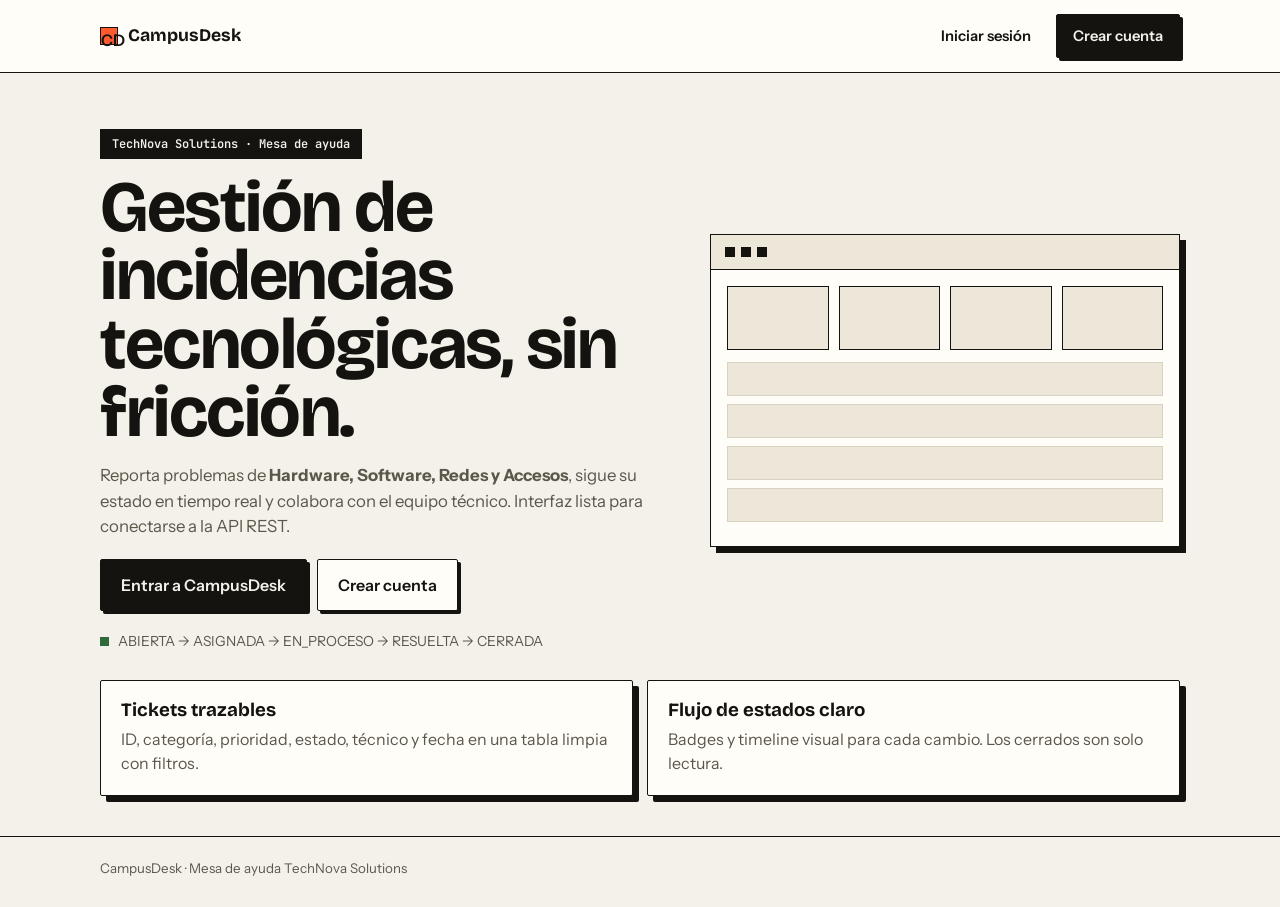
<file: frontend/index.html>
<!DOCTYPE html>
<html lang="es">
<head>
  <meta charset="UTF-8" />
  <meta name="viewport" content="width=device-width, initial-scale=1.0" />
  <title>CampusDesk — Plataforma de soporte tecnológico</title>
  <meta name="description" content="CampusDesk: gestión de incidencias tecnológicas. Hardware, Software, Redes, Accesos y más." />
  <link rel="preconnect" href="https://fonts.googleapis.com" />
  <link rel="preconnect" href="https://fonts.gstatic.com" crossorigin />
  <link href="https://fonts.googleapis.com/css2?family=Bricolage+Grotesque:opsz,wght@12..96,600;12..96,700&family=Instrument+Sans:wght@400;600&family=JetBrains+Mono:wght@400;600&display=swap" rel="stylesheet" />
  <link rel="stylesheet" href="css/tokens.css" />
  <link rel="stylesheet" href="css/global.css" />
  <link rel="icon" href="assets/icons/favicon.svg" type="image/svg+xml" />
</head>
<body class="landing">
  <header class="landing-nav">
    <div class="container landing-nav-inner">
      <a class="brand" href="index.html" aria-label="CampusDesk inicio">
        <span class="brand-mark" aria-hidden="true">CD</span>
        <span class="brand-text">Campus<b>Desk</b></span>
      </a>
      <nav class="landing-links">
        <a href="pages/login.html" class="btn btn-ghost">Iniciar sesión</a>
        <a href="pages/registro.html" class="btn btn-primary">Crear cuenta</a>
      </nav>
    </div>
  </header>

  <main class="container landing-hero">
    <div class="hero-copy">
      <span class="pill">TechNova Solutions · Mesa de ayuda</span>
      <h1>Gestión de incidencias tecnológicas, sin fricción.</h1>
      <p class="lead">Reporta problemas de <strong>Hardware, Software, Redes y Accesos</strong>, sigue su estado en tiempo real y colabora con el equipo técnico. Interfaz lista para conectarse a la API REST.</p>
      <div class="hero-actions">
        <a href="pages/login.html" class="btn btn-primary btn-lg">Entrar a CampusDesk</a>
        <a href="pages/registro.html" class="btn btn-secondary btn-lg">Crear cuenta</a>
      </div>
      <ul class="hero-meta">
        <li><span class="dot dot-green"></span> ABIERTA → ASIGNADA → EN_PROCESO → RESUELTA → CERRADA</li>
      </ul>
    </div>
    <div class="hero-panel" aria-hidden="true">
      <div class="mock-window">
        <div class="mock-bar"><i></i><i></i><i></i></div>
        <div class="mock-body">
          <div class="mock-stats">
            <div></div><div></div><div></div><div></div>
          </div>
          <div class="mock-rows">
            <div></div><div></div><div></div><div></div>
          </div>
        </div>
      </div>
    </div>
  </main>

  <section class="container landing-grid">
    <article class="card"><h3>Tickets trazables</h3><p>ID, categoría, prioridad, estado, técnico y fecha en una tabla limpia con filtros.</p></article>
    <article class="card"><h3>Flujo de estados claro</h3><p>Badges y timeline visual para cada cambio. Los cerrados son solo lectura.</p></article>
  </section>

  <footer class="landing-footer">
    <div class="container">
      <small>CampusDesk · Mesa de ayuda TechNova Solutions</small>
    </div>
  </footer>

  <script src="js/config.js?v=4"></script>
  <script src="js/ui.js?v=4"></script>
</body>
</html>
</file>
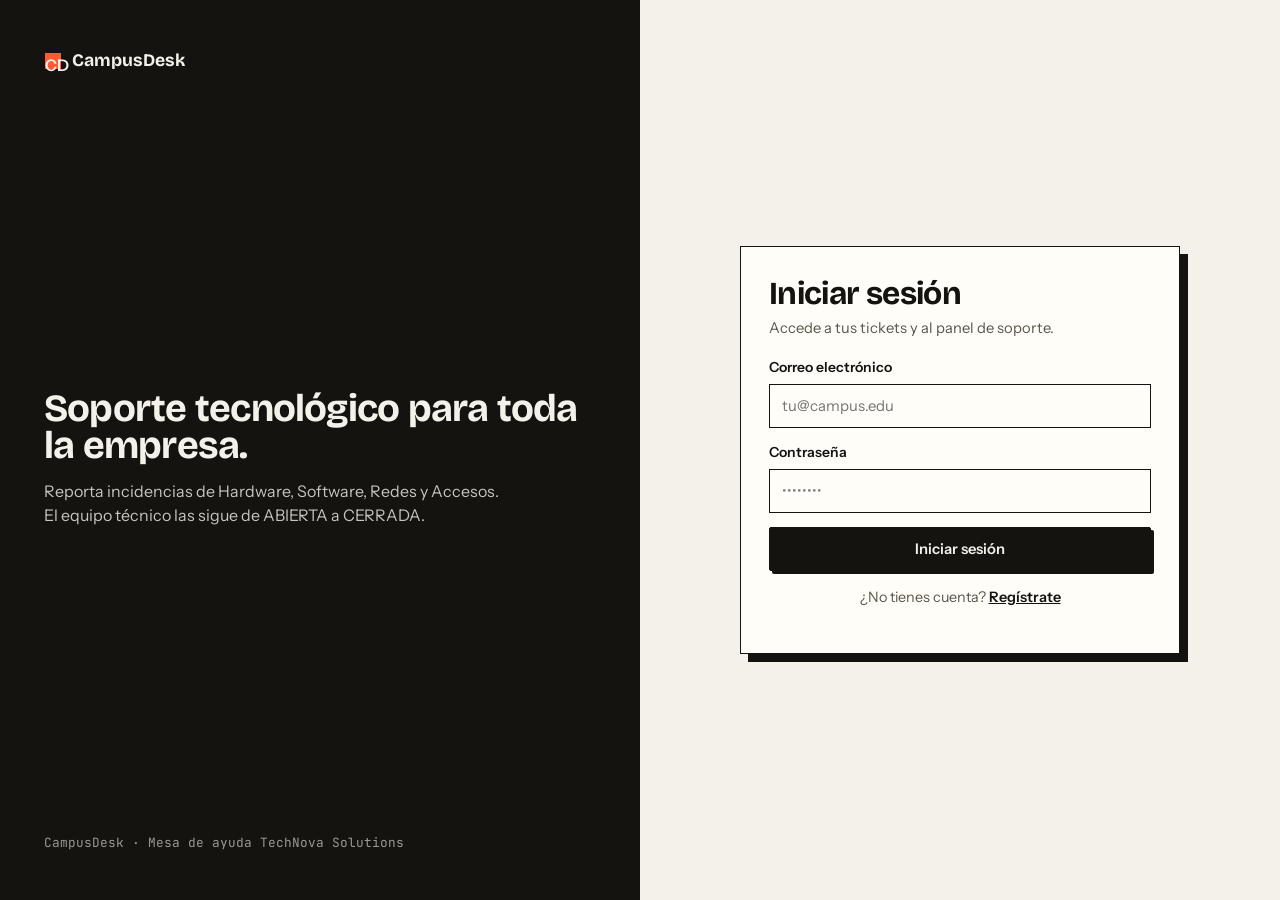
<file: frontend/pages/administracion.html>
<!DOCTYPE html>
<html lang="es">
<head>
  <meta charset="UTF-8" />
  <meta name="viewport" content="width=device-width, initial-scale=1.0" />
  <title>CampusDesk · Administración</title>
  <link rel="preconnect" href="https://fonts.googleapis.com" />
  <link rel="preconnect" href="https://fonts.gstatic.com" crossorigin />
  <link href="https://fonts.googleapis.com/css2?family=Bricolage+Grotesque:opsz,wght@12..96,600;12..96,700&family=Instrument+Sans:wght@400;600&family=JetBrains+Mono:wght@400;600&display=swap" rel="stylesheet" />
  <link rel="stylesheet" href="../css/tokens.css" />
  <link rel="stylesheet" href="../css/global.css" />
  <link rel="stylesheet" href="../css/admin.css" />
  <link rel="icon" href="../assets/icons/favicon.svg" type="image/svg+xml" />
</head>
<body>
<div class="app">
  <aside class="sidebar" id="sidebar">
    <div class="sidebar-top"><a class="brand" href="../index.html"><span class="brand-mark">CD</span><span class="brand-text">Campus<b>Desk</b></span></a></div>
    <nav aria-label="Principal">
      <div class="nav-label">Principal</div>
      <a class="nav-link" href="dashboard.html"><span class="ico">◧</span> Dashboard</a>
      <a class="nav-link" href="tickets.html"><span class="ico">▤</span> Todos los tickets</a>
      <div class="nav-label">Gestión</div>
      <a class="nav-link" href="administracion.html"><span class="ico">⚙</span> Administración</a>
      <div class="nav-label">Sesión</div>
      <a class="nav-link" href="login.html"><span class="ico">⏻</span> Cerrar sesión</a>
    </nav>
    <div class="sidebar-foot"><span class="role-chip">Rol: <b data-role-chip style="margin-left:4px">USER</b></span>
      <div class="user-mini"><div class="avatar" data-session-avatar>D</div><div><b data-session-name>—</b><small data-session-email></small></div></div>
    </div>
  </aside>

  <div class="main">
    <header class="topbar">
      <button id="menuBtn" class="btn btn-secondary btn-sm menu-btn" aria-label="Abrir menú" aria-expanded="false" aria-controls="sidebar">☰</button>
      <span class="topbar-title">Administración</span>
      <span class="topbar-spacer"></span>
    </header>

    <main class="content">
      <div class="page-head"><div><p class="page-date" data-page-date></p><h1>Panel administrativo</h1><p>Consulta tickets, técnicos y usuarios. Asigna y reasigna técnicos.</p></div></div>

      <div class="admin-grid">
        <div class="card"><small class="muted">TICKETS TOTALES</small><h2 style="margin:4px 0" id="countTickets">—</h2><span class="muted">en BD</span></div>
        <div class="card"><small class="muted">TÉCNICOS</small><h2 style="margin:4px 0" id="countTechs">—</h2><span class="muted">en BD</span></div>
        <div class="card"><small class="muted">USUARIOS</small><h2 style="margin:4px 0" id="countUsers">—</h2><span class="muted">en BD</span></div>
      </div>

      <div id="adminAlert" class="alert" role="alert" style="margin-bottom:14px"></div>

      <div class="tabs" role="tablist" aria-label="Secciones de administración">
        <button class="tab-btn active" role="tab" id="tabbtn-tickets" aria-selected="true" aria-controls="tab-tickets" data-tab="tickets">Tickets</button>
        <button class="tab-btn" role="tab" id="tabbtn-tecnicos" aria-selected="false" aria-controls="tab-tecnicos" data-tab="tecnicos" tabindex="-1">Técnicos</button>
        <button class="tab-btn" role="tab" id="tabbtn-asignar" aria-selected="false" aria-controls="tab-asignar" data-tab="asignar" tabindex="-1">Asignaciones</button>
        <button class="tab-btn" role="tab" id="tabbtn-usuarios" aria-selected="false" aria-controls="tab-usuarios" data-tab="usuarios" tabindex="-1">Usuarios</button>
        <button class="tab-btn" role="tab" id="tabbtn-stats" aria-selected="false" aria-controls="tab-stats" data-tab="stats" tabindex="-1">Estadísticas</button>
      </div>

      <section id="tab-tickets" class="tab-panel active" role="tabpanel" aria-labelledby="tabbtn-tickets" tabindex="0">
        <div class="ticket-list" id="adminTicketsBody" aria-live="polite"></div>
      </section>

      <section id="tab-tecnicos" class="tab-panel" role="tabpanel" aria-labelledby="tabbtn-tecnicos" tabindex="0" hidden>
        <div class="table-wrap"><table>
          <thead><tr><th>Nombre</th><th>Correo</th><th>Rol</th></tr></thead>
          <tbody id="techBody"></tbody>
        </table></div>
      </section>

      <section id="tab-asignar" class="tab-panel" role="tabpanel" aria-labelledby="tabbtn-asignar" tabindex="0" hidden>
        <div class="card">
          <h3 style="margin-top:0">Asignar / reasignar técnico</h3>
          <div id="assignAlert" class="alert" role="alert" style="margin-bottom:12px"></div>
          <form id="assignForm" class="form">
            <div class="assign-row">
              <div class="field"><label for="assignTicket">Ticket</label><select id="assignTicket" aria-describedby="assignAlert"></select></div>
              <div class="field"><label for="assignTech">Técnico</label><select id="assignTech" aria-describedby="assignAlert"></select></div>
              <div><button id="assignBtn" class="btn btn-primary" type="submit">Asignar</button></div>
            </div>
          </form>
        </div>
      </section>

      <section id="tab-usuarios" class="tab-panel" role="tabpanel" aria-labelledby="tabbtn-usuarios" tabindex="0" hidden>
        <div class="table-wrap"><table>
          <thead><tr><th>Nombre</th><th>Correo</th><th>Rol</th><th>Acción</th></tr></thead>
          <tbody id="usersBody"></tbody>
        </table></div>
        <div id="usersAlert" class="alert" role="alert" style="margin-top:12px"></div>
        <p class="muted" style="font-size:.85rem">Solo una cuenta ADMIN puede promover una cuenta USER a TECHNICIAN. Esta acción cambia sus permisos en la aplicación.</p>
      </section>

      <section id="tab-stats" class="tab-panel" role="tabpanel" aria-labelledby="tabbtn-stats" tabindex="0" hidden>
        <div class="card"><h3 style="margin-top:0">Estadísticas</h3>
        <p class="muted" id="adminStatsText">Cargando…</p></div>
      </section>
    </main>
  </div>
</div>

<script src="../js/config.js?v=4"></script>
<script src="../js/api.js?v=5"></script>
<script src="../js/ui.js?v=4"></script>
<script src="../js/admin.js?v=5"></script>
</body>
</html>
</file>
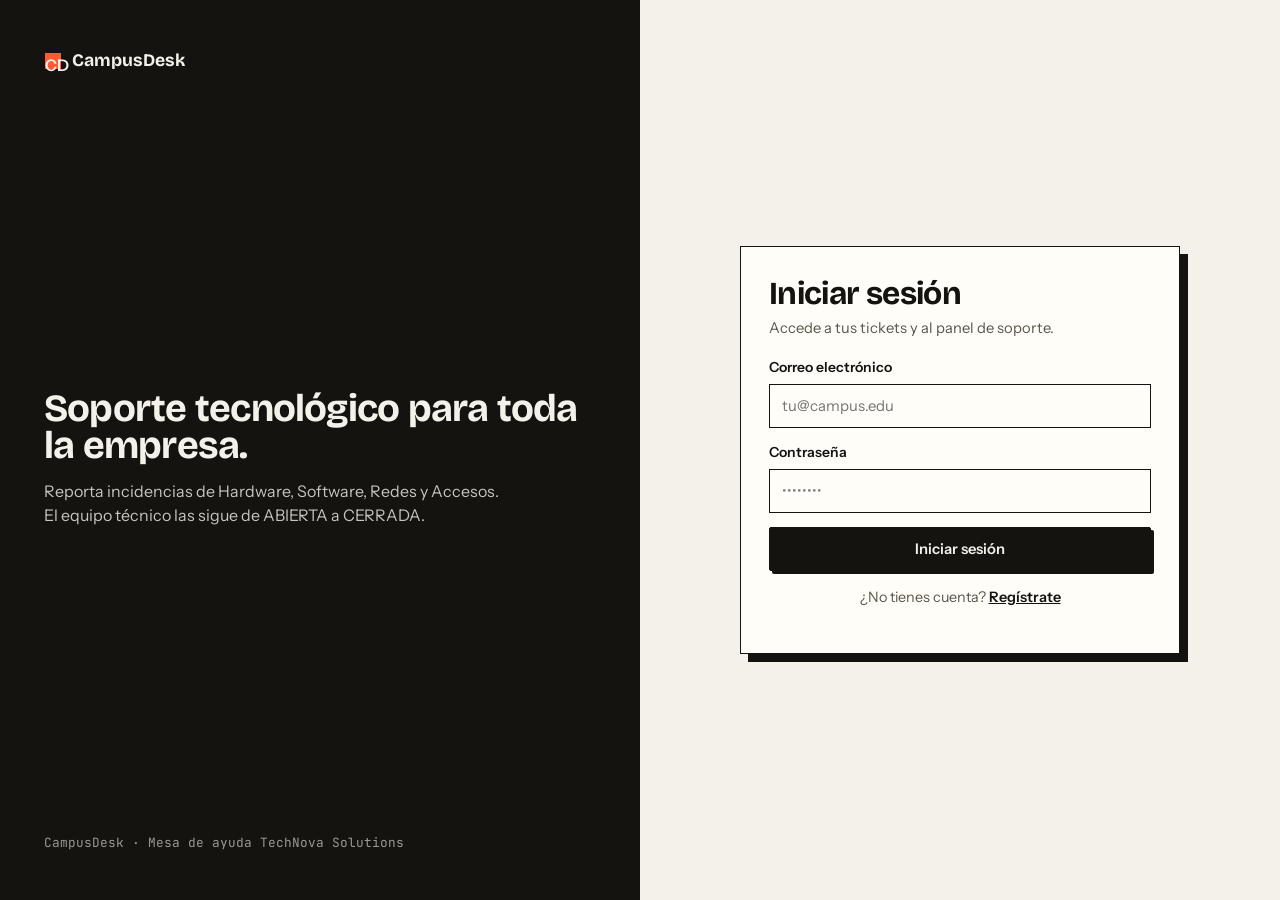
<file: frontend/pages/crear-ticket.html>
<!DOCTYPE html>
<html lang="es">
<head>
  <meta charset="UTF-8" />
  <meta name="viewport" content="width=device-width, initial-scale=1.0" />
  <title>CampusDesk · Crear ticket</title>
  <link rel="preconnect" href="https://fonts.googleapis.com" />
  <link rel="preconnect" href="https://fonts.gstatic.com" crossorigin />
  <link href="https://fonts.googleapis.com/css2?family=Bricolage+Grotesque:opsz,wght@12..96,600;12..96,700&family=Instrument+Sans:wght@400;600&family=JetBrains+Mono:wght@400;600&display=swap" rel="stylesheet" />
  <link rel="stylesheet" href="../css/tokens.css" />
  <link rel="stylesheet" href="../css/global.css" />
  <link rel="stylesheet" href="../css/tickets.css" />
  <link rel="icon" href="../assets/icons/favicon.svg" type="image/svg+xml" />
</head>
<body>
<div class="app">
  <aside class="sidebar" id="sidebar">
    <div class="sidebar-top"><a class="brand" href="../index.html"><span class="brand-mark">CD</span><span class="brand-text">Campus<b>Desk</b></span></a></div>
    <nav aria-label="Principal">
      <div class="nav-label">Principal</div>
      <a class="nav-link" href="dashboard.html"><span class="ico">◧</span> Dashboard</a>
      <a class="nav-link" href="tickets.html"><span class="ico">▤</span> Tickets</a>
      <a class="nav-link" href="crear-ticket.html"><span class="ico">＋</span> Crear ticket</a>
      <div class="nav-label" data-visible-for="ADMIN">Gestión</div>
      <a class="nav-link" href="administracion.html" data-visible-for="ADMIN"><span class="ico">⚙</span> Administración</a>
      <div class="nav-label">Sesión</div>
      <a class="nav-link" href="login.html"><span class="ico">⏻</span> Cerrar sesión</a>
    </nav>
    <div class="sidebar-foot"><span class="role-chip">Rol: <b data-role-chip style="margin-left:4px">USER</b></span></div>
  </aside>

  <div class="main">
    <header class="topbar">
      <button id="menuBtn" class="btn btn-secondary btn-sm menu-btn" aria-label="Abrir menú" aria-expanded="false" aria-controls="sidebar">☰</button>
      <span class="topbar-title">Crear ticket</span>
      <span class="topbar-spacer"></span>
    </header>

    <main class="content" style="max-width:760px">
      <div class="page-head"><div><p class="page-date" data-page-date></p><h1>Nuevo ticket</h1><p>Describe la incidencia. El estado inicial (<b>ABIERTA</b>) lo asigna el backend.</p></div></div>
      <div class="card">
        <div id="createAlert" class="alert" role="alert" style="margin-bottom:14px"></div>
        <form id="createTicketForm" class="form" novalidate>
          <div class="field">
            <label for="ctTitulo">Título</label>
            <input id="ctTitulo" type="text" placeholder="Ej. Portátil no enciende en contabilidad" required aria-describedby="ctTituloError" aria-invalid="false" />
            <small class="field-error" id="ctTituloError">Mínimo 5 caracteres.</small>
          </div>
          <div class="field">
            <label for="ctDescripcion">Descripción</label>
            <textarea id="ctDescripcion" placeholder="Detalla qué ocurre, cuándo empezó y qué probaste…" required aria-describedby="ctDescripcionError" aria-invalid="false"></textarea>
            <small class="field-error" id="ctDescripcionError">Mínimo 10 caracteres.</small>
          </div>
          <div class="form-row">
            <div class="field">
              <label for="ctCategoria">Categoría</label>
              <select id="ctCategoria" required>
                <option>HARDWARE</option><option>SOFTWARE</option><option>REDES</option><option>ACCESOS</option><option>OTROS</option>
              </select>
            </div>
            <div class="field">
              <label for="ctPrioridad">Prioridad</label>
              <select id="ctPrioridad" required>
                <option>BAJA</option><option selected>MEDIA</option><option>ALTA</option><option>CRITICA</option>
              </select>
              <div class="hint">La criticidad la confirma el equipo técnico.</div>
            </div>
          </div>
          <!-- Sin campo de estado por requerimiento -->
          <div class="form-actions">
            <button id="createTicketBtn" class="btn btn-primary" type="submit">Crear ticket</button>
            <button id="cancelTicketBtn" class="btn btn-secondary" type="button">Cancelar</button>
          </div>
        </form>
      </div>
    </main>
  </div>
</div>

<script src="../js/config.js?v=4"></script>
<script src="../js/api.js?v=4"></script>
<script src="../js/ui.js?v=4"></script>
<script src="../js/tickets.js?v=4"></script>
</body>
</html>
</file>
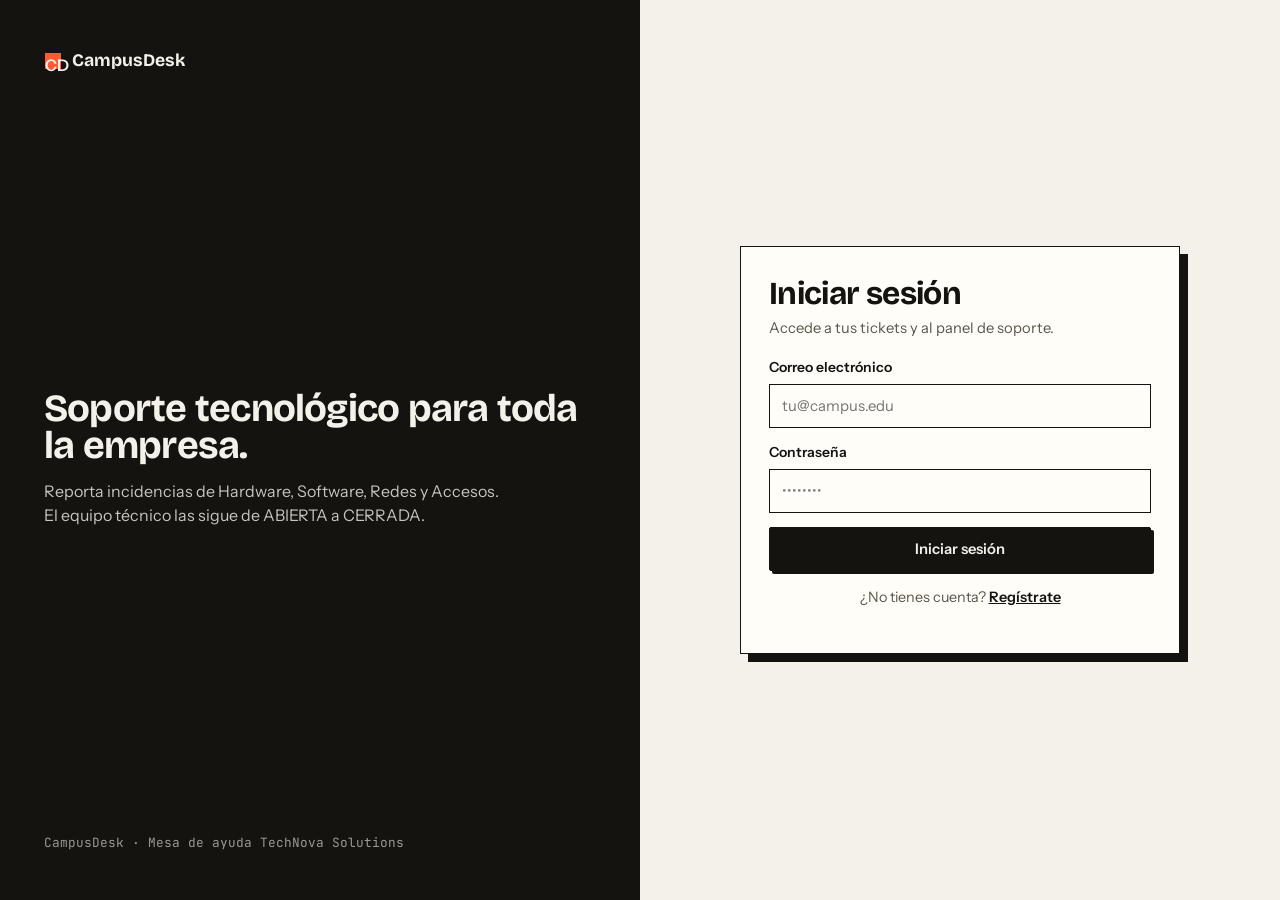
<file: frontend/pages/dashboard.html>
<!DOCTYPE html>
<html lang="es">
<head>
  <meta charset="UTF-8" />
  <meta name="viewport" content="width=device-width, initial-scale=1.0" />
  <title>CampusDesk · Dashboard</title>
  <link rel="preconnect" href="https://fonts.googleapis.com" />
  <link rel="preconnect" href="https://fonts.gstatic.com" crossorigin />
  <link href="https://fonts.googleapis.com/css2?family=Bricolage+Grotesque:opsz,wght@12..96,600;12..96,700&family=Instrument+Sans:wght@400;600&family=JetBrains+Mono:wght@400;600&display=swap" rel="stylesheet" />
  <link rel="stylesheet" href="../css/tokens.css" />
  <link rel="stylesheet" href="../css/global.css" />
  <link rel="stylesheet" href="../css/dashboard.css" />
  <link rel="icon" href="../assets/icons/favicon.svg" type="image/svg+xml" />
</head>
<body>
<div class="app">
  <aside class="sidebar" id="sidebar">
    <div class="sidebar-top">
      <a class="brand" href="../index.html"><span class="brand-mark">CD</span><span class="brand-text">Campus<b>Desk</b></span></a>
    </div>
    <nav aria-label="Principal">
      <div class="nav-label">Principal</div>
      <a class="nav-link" href="dashboard.html"><span class="ico">◧</span> Dashboard</a>
      <a class="nav-link" href="tickets.html" data-visible-for="ALL"><span class="ico">▤</span> <span data-visible-for="USER">Mis tickets</span><span data-visible-for="TECHNICIAN">Tickets asignados</span><span data-visible-for="ADMIN">Todos los tickets</span></a>
      <a class="nav-link" href="crear-ticket.html" data-visible-for="USER"><span class="ico">＋</span> Crear ticket</a>
      <div class="nav-label" data-visible-for="ADMIN">Gestión</div>
      <a class="nav-link" href="administracion.html" data-visible-for="ADMIN"><span class="ico">⚙</span> Administración</a>
      <div class="nav-label">Sesión</div>
      <a class="nav-link" href="login.html"><span class="ico">⏻</span> Cerrar sesión</a>
    </nav>
    <div class="sidebar-foot">
      <span class="role-chip">Rol: <b data-role-chip style="margin-left:4px">USER</b></span>
      <div class="user-mini"><div class="avatar" data-session-avatar>D</div><div><b data-session-name>—</b><small data-session-email></small></div></div>
    </div>
  </aside>

  <div class="main">
    <header class="topbar">
      <button id="menuBtn" class="btn btn-secondary btn-sm menu-btn" aria-label="Abrir menú" aria-expanded="false" aria-controls="sidebar">☰</button>
      <span class="topbar-title">Dashboard</span>
      <span class="topbar-spacer"></span>
      <a class="btn btn-primary btn-sm" href="crear-ticket.html" data-visible-for="USER">＋ Crear ticket</a>
    </header>

    <main class="content">
      <div class="page-head">
        <div><p class="page-date" data-page-date></p><h1>Resumen del sistema</h1><p>Visión general de incidencias por estado.</p></div>
      </div>

      <div id="dashboardAlert" class="alert" role="alert" style="margin-bottom:14px"></div>

      <section class="stats-grid" aria-label="Estadísticas de tickets">
        <div class="stat"><small>Total</small><strong id="statTotal">—</strong><span>Tickets registrados</span></div>
        <div class="stat"><small>Abiertos</small><strong id="statAbiertas">—</strong><span>Estado ABIERTA</span></div>
        <div class="stat"><small>En proceso</small><strong id="statProceso">—</strong><span>Estado EN_PROCESO</span></div>
        <div class="stat"><small>Resueltos</small><strong id="statResueltas">—</strong><span>Estado RESUELTA</span></div>
        <div class="stat"><small>Cerrados</small><strong id="statCerradas">—</strong><span>Estado CERRADA · solo lectura</span></div>
      </section>

      <div class="dashboard-grid">
        <section class="panel">
          <h2>Tickets recientes</h2>
          <div class="ticket-list" id="recentBody" aria-live="polite"><div class="empty">Cargando…</div></div>
          <p style="margin:12px 0 0"><a href="tickets.html">Ver todos los tickets →</a></p>
        </section>
        <section class="panel">
          <h2>Flujo de estados</h2>
          <div class="flow">
            <span class="badge st-ABIERTA">Abierta</span><span class="arrow">→</span>
            <span class="badge st-ASIGNADA">Asignada</span><span class="arrow">→</span>
            <span class="badge st-EN_PROCESO">En proceso</span><span class="arrow">→</span>
            <span class="badge st-RESUELTA">Resuelta</span><span class="arrow">→</span>
            <span class="badge st-CERRADA">Cerrada</span>
          </div>
          <p class="muted" style="font-size:.87rem">Un ticket cerrado es de solo lectura: sin comentarios ni cambios.</p>
          <hr style="border:none;border-top:1px solid var(--border);margin:14px 0" />
          <h2>Por categoría</h2>
          <ul class="mini-list" id="categoryCounts"></ul>
        </section>
      </div>
    </main>
  </div>
</div>

<script src="../js/config.js?v=4"></script>
<script src="../js/api.js?v=4"></script>
<script src="../js/ui.js?v=4"></script>
<script src="../js/dashboard.js?v=4"></script>
</body>
</html>
</file>
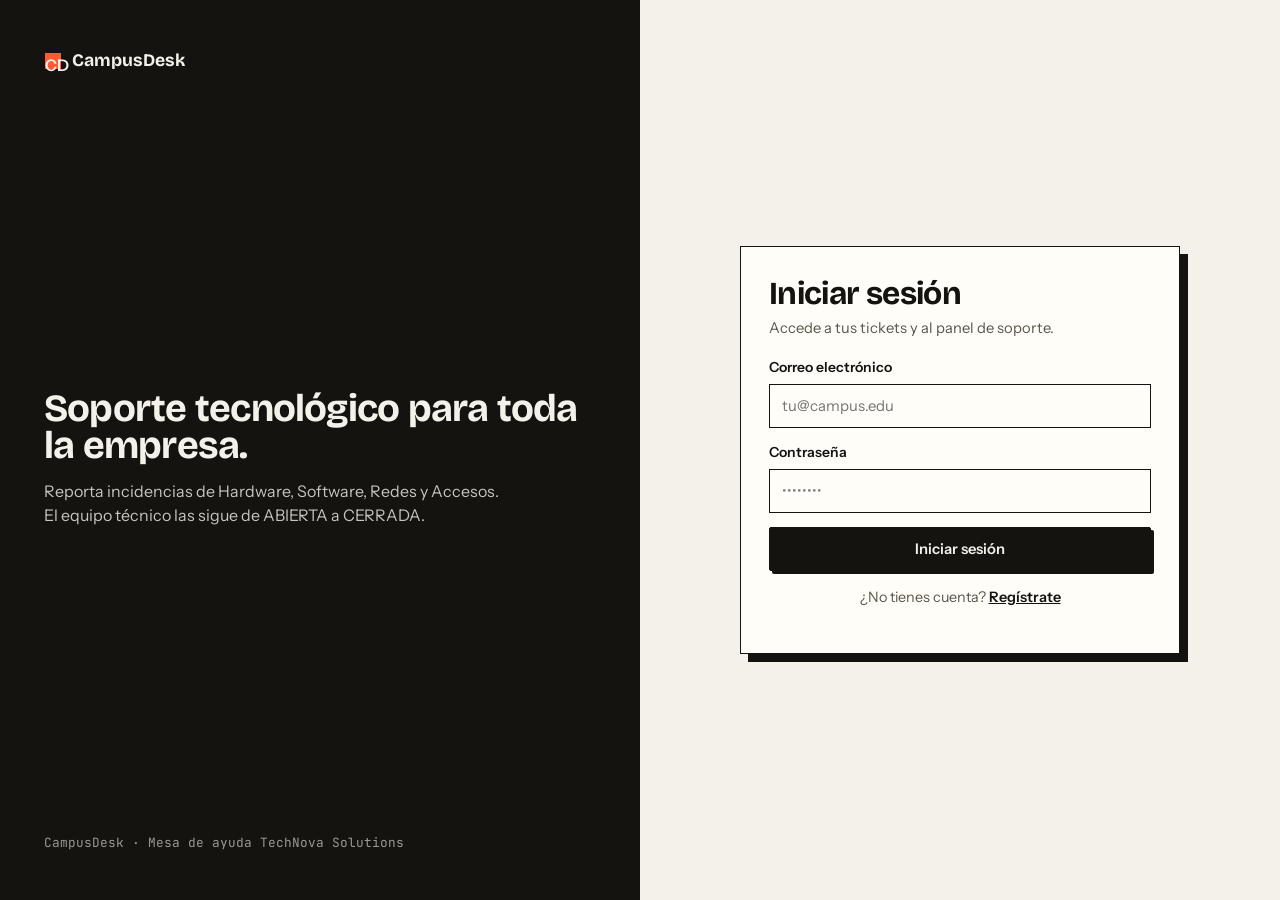
<file: frontend/pages/login.html>
<!DOCTYPE html>
<html lang="es">
<head>
  <meta charset="UTF-8" />
  <meta name="viewport" content="width=device-width, initial-scale=1.0" />
  <title>CampusDesk · Iniciar sesión</title>
  <link rel="preconnect" href="https://fonts.googleapis.com" />
  <link rel="preconnect" href="https://fonts.gstatic.com" crossorigin />
  <link href="https://fonts.googleapis.com/css2?family=Bricolage+Grotesque:opsz,wght@12..96,600;12..96,700&family=Instrument+Sans:wght@400;600&family=JetBrains+Mono:wght@400;600&display=swap" rel="stylesheet" />
  <link rel="stylesheet" href="../css/tokens.css" />
  <link rel="stylesheet" href="../css/global.css" />
  <link rel="stylesheet" href="../css/auth.css" />
  <link rel="icon" href="../assets/icons/favicon.svg" type="image/svg+xml" />
</head>
<body class="auth-body">
  <aside class="auth-side">
    <a class="brand" href="../index.html"><span class="brand-mark">CD</span><span class="brand-text">Campus<b>Desk</b></span></a>
    <div>
      <h2>Soporte tecnológico para toda la empresa.</h2>
      <p>Reporta incidencias de Hardware, Software, Redes y Accesos. El equipo técnico las sigue de ABIERTA a CERRADA.</p>
    </div>
    <small class="auth-foot">CampusDesk · Mesa de ayuda TechNova Solutions</small>
  </aside>

  <main class="auth-main">
    <div class="auth-card">
      <a class="brand auth-logo-mobile" href="../index.html"><span class="brand-mark">CD</span><span class="brand-text" style="color:var(--ink)">Campus<b>Desk</b></span></a>
      <h1>Iniciar sesión</h1>
      <p class="sub">Accede a tus tickets y al panel de soporte.</p>
      <div id="loginAlert" class="alert" role="alert"></div>
      <form id="loginForm" class="form" novalidate>
        <div class="field">
          <label for="loginEmail">Correo electrónico</label>
          <input id="loginEmail" type="email" autocomplete="email" placeholder="tu@campus.edu" required aria-describedby="loginEmailError" aria-invalid="false" />
          <small class="field-error" id="loginEmailError"></small>
        </div>
        <div class="field">
          <label for="loginPassword">Contraseña</label>
          <input id="loginPassword" type="password" autocomplete="current-password" placeholder="••••••••" required aria-describedby="loginPasswordError" aria-invalid="false" />
          <small class="field-error" id="loginPasswordError"></small>
        </div>
        <button id="loginBtn" class="btn btn-primary btn-block" type="submit">Iniciar sesión</button>
      </form>
      <p class="auth-alt">¿No tienes cuenta? <a href="registro.html">Regístrate</a></p>
    </div>
  </main>

  <script src="../js/config.js?v=4"></script>
  <script src="../js/api.js?v=4"></script>
  <script src="../js/ui.js?v=4"></script>
  <script src="../js/auth.js?v=4"></script>
</body>
</html>
</file>
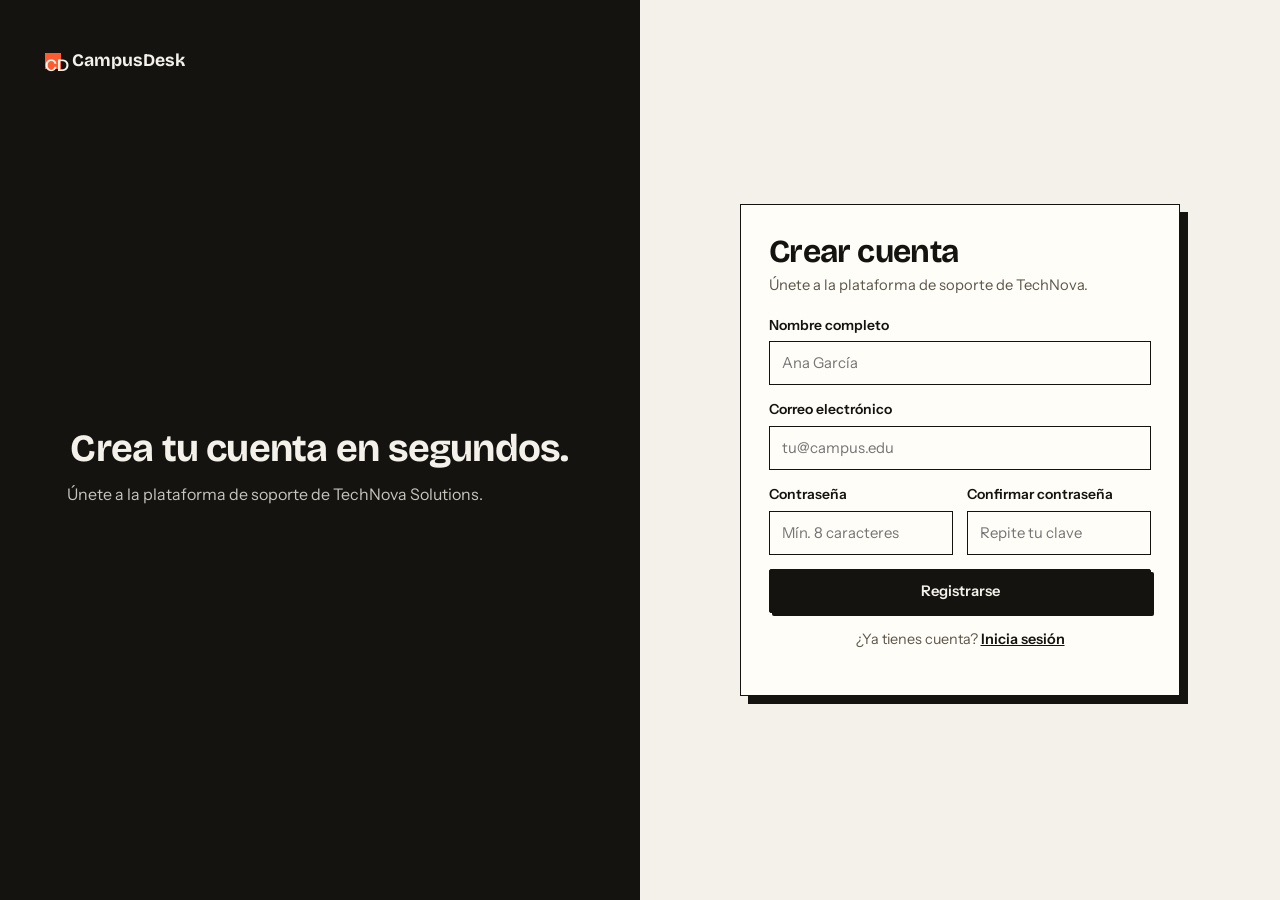
<file: frontend/pages/registro.html>
<!DOCTYPE html>
<html lang="es">
<head>
  <meta charset="UTF-8" />
  <meta name="viewport" content="width=device-width, initial-scale=1.0" />
  <title>CampusDesk · Crear cuenta</title>
  <link rel="preconnect" href="https://fonts.googleapis.com" />
  <link rel="preconnect" href="https://fonts.gstatic.com" crossorigin />
  <link href="https://fonts.googleapis.com/css2?family=Bricolage+Grotesque:opsz,wght@12..96,600;12..96,700&family=Instrument+Sans:wght@400;600&family=JetBrains+Mono:wght@400;600&display=swap" rel="stylesheet" />
  <link rel="stylesheet" href="../css/tokens.css" />
  <link rel="stylesheet" href="../css/global.css" />
  <link rel="stylesheet" href="../css/auth.css" />
  <link rel="icon" href="../assets/icons/favicon.svg" type="image/svg+xml" />
</head>
<body class="auth-body">
  <aside class="auth-side">
    <a class="brand" href="../index.html"><span class="brand-mark">CD</span><span class="brand-text">Campus<b>Desk</b></span></a>
    <div style="text-align:center;margin:auto 0">
      <h2>Crea tu cuenta en segundos.</h2>
      <p>Únete a la plataforma de soporte de TechNova Solutions.</p>
    </div>
  </aside>

  <main class="auth-main">
    <div class="auth-card">
      <a class="brand auth-logo-mobile" href="../index.html"><span class="brand-mark">CD</span><span class="brand-text" style="color:var(--ink)">Campus<b>Desk</b></span></a>
      <h1>Crear cuenta</h1>
      <p class="sub">Únete a la plataforma de soporte de TechNova.</p>
      <div id="registerAlert" class="alert" role="alert"></div>
      <form id="registerForm" class="form" novalidate>
        <div class="field">
          <label for="regName">Nombre completo</label>
          <input id="regName" type="text" autocomplete="name" placeholder="Ana García" required aria-describedby="regNameError" aria-invalid="false" />
          <small class="field-error" id="regNameError"></small>
        </div>
        <div class="field">
          <label for="regEmail">Correo electrónico</label>
          <input id="regEmail" type="email" autocomplete="email" placeholder="tu@campus.edu" required aria-describedby="regEmailError" aria-invalid="false" />
          <small class="field-error" id="regEmailError"></small>
        </div>
        <div class="form-row">
          <div class="field">
            <label for="regPassword">Contraseña</label>
            <input id="regPassword" type="password" autocomplete="new-password" placeholder="Mín. 8 caracteres" required aria-describedby="regPasswordError" aria-invalid="false" />
            <small class="field-error" id="regPasswordError"></small>
          </div>
          <div class="field">
            <label for="regPassword2">Confirmar contraseña</label>
            <input id="regPassword2" type="password" autocomplete="new-password" placeholder="Repite tu clave" required aria-describedby="regPassword2Error" aria-invalid="false" />
            <small class="field-error" id="regPassword2Error"></small>
          </div>
        </div>
        <!-- Sin selector de rol por requerimiento -->
        <button id="registerBtn" class="btn btn-primary btn-block" type="submit">Registrarse</button>
      </form>
      <p class="auth-alt">¿Ya tienes cuenta? <a href="login.html">Inicia sesión</a></p>
    </div>
  </main>

  <script src="../js/config.js?v=4"></script>
  <script src="../js/api.js?v=4"></script>
  <script src="../js/ui.js?v=4"></script>
  <script src="../js/auth.js?v=4"></script>
</body>
</html>
</file>
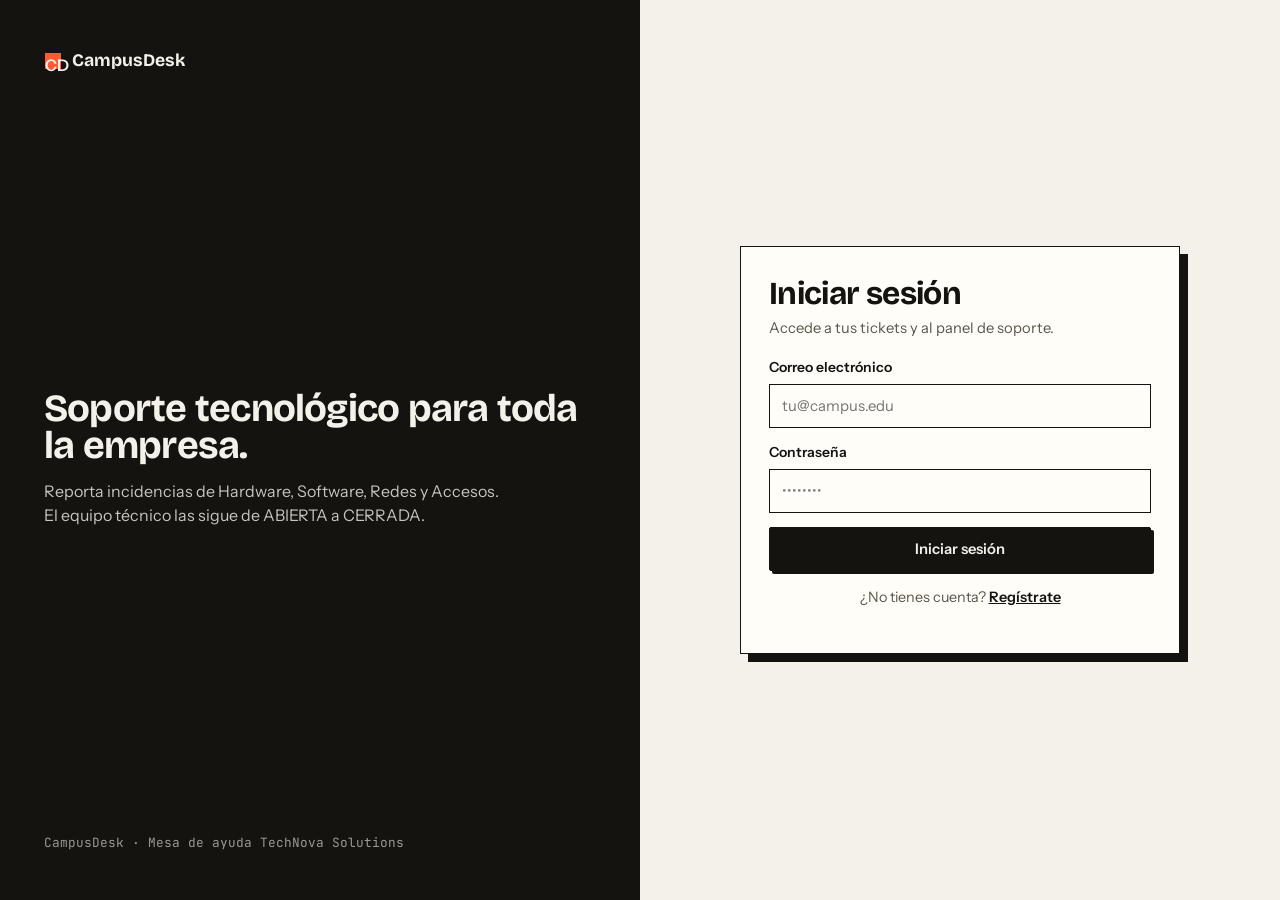
<file: frontend/pages/ticket-detalle.html>
<!DOCTYPE html>
<html lang="es">
<head>
  <meta charset="UTF-8" />
  <meta name="viewport" content="width=device-width, initial-scale=1.0" />
  <title>CampusDesk · Detalle del ticket</title>
  <link rel="preconnect" href="https://fonts.googleapis.com" />
  <link rel="preconnect" href="https://fonts.gstatic.com" crossorigin />
  <link href="https://fonts.googleapis.com/css2?family=Bricolage+Grotesque:opsz,wght@12..96,600;12..96,700&family=Instrument+Sans:wght@400;600&family=JetBrains+Mono:wght@400;600&display=swap" rel="stylesheet" />
  <link rel="stylesheet" href="../css/tokens.css" />
  <link rel="stylesheet" href="../css/global.css" />
  <link rel="stylesheet" href="../css/tickets.css" />
  <link rel="icon" href="../assets/icons/favicon.svg" type="image/svg+xml" />
</head>
<body>
<div class="app">
  <aside class="sidebar" id="sidebar">
    <div class="sidebar-top"><a class="brand" href="../index.html"><span class="brand-mark">CD</span><span class="brand-text">Campus<b>Desk</b></span></a></div>
    <nav aria-label="Principal">
      <div class="nav-label">Principal</div>
      <a class="nav-link" href="dashboard.html"><span class="ico">◧</span> Dashboard</a>
      <a class="nav-link" href="tickets.html"><span class="ico">▤</span> Tickets</a>
      <a class="nav-link" href="crear-ticket.html" data-visible-for="USER"><span class="ico">＋</span> Crear ticket</a>
      <div class="nav-label" data-visible-for="ADMIN">Gestión</div>
      <a class="nav-link" href="administracion.html" data-visible-for="ADMIN"><span class="ico">⚙</span> Administración</a>
      <div class="nav-label">Sesión</div>
      <a class="nav-link" href="login.html"><span class="ico">⏻</span> Cerrar sesión</a>
    </nav>
    <div class="sidebar-foot"><span class="role-chip">Rol: <b data-role-chip style="margin-left:4px">USER</b></span></div>
  </aside>

  <div class="main">
    <header class="topbar">
      <button id="menuBtn" class="btn btn-secondary btn-sm menu-btn" aria-label="Abrir menú" aria-expanded="false" aria-controls="sidebar">☰</button>
      <span class="topbar-title"><a href="tickets.html" style="color:var(--muted)">← Tickets</a> / <span id="dId" class="mono">TCK-…</span></span>
      <span class="topbar-spacer"></span>
    </header>

    <main class="content">
      <div class="page-head"><div><h1 id="dTitulo">Detalle del ticket</h1></div><div id="dEstado"></div></div>

      <div id="detalleNotFound" class="card" style="display:none">
        <h2 style="margin-top:0">Ticket no encontrado</h2>
        <p class="muted">No existe ningún ticket con ese identificador en el sistema. Es posible que el enlace sea incorrecto.</p>
        <p><a class="btn btn-secondary" href="tickets.html">Volver al listado</a></p>
      </div>

      <div id="detalleContent">
      <div id="readonlyNote" class="readonly-note" style="display:none;margin-bottom:14px">🔒 Ticket <b>CERRADO</b> — solo lectura. No admite comentarios ni cambios.</div>

      <div class="detail-grid">
        <div>
          <section class="card" style="margin-bottom:14px">
            <h3 style="margin-top:0">Descripción</h3>
            <p id="dDescripcion" style="color:var(--ink)"></p>
            <hr style="border:none;border-top:1px solid var(--border);margin:16px 0" />
            <dl class="kv">
              <dt>Categoría</dt><dd id="dCategoria"></dd>
              <dt>Prioridad</dt><dd id="dPrioridad"></dd>
              <dt>Solicitante</dt><dd id="dSolicitante"></dd>
              <dt>Técnico asignado</dt><dd id="dTecnico"></dd>
              <dt>Fecha</dt><dd id="dFecha"></dd>
            </dl>
          </section>
          <section class="card" id="actionsCard" style="display:none;margin-bottom:14px">
            <h3 style="margin-top:0">Acciones</h3>
            <div id="actionsAlert" class="alert" role="alert" style="margin-bottom:10px"></div>
            <div class="form-actions" id="statusActions"></div>
            <form id="editForm" class="form" style="display:none;margin-top:12px" novalidate>
              <div class="field">
                <label for="editTitulo">Título</label>
                <input id="editTitulo" type="text" required aria-describedby="editTituloError" aria-invalid="false" />
                <small class="field-error" id="editTituloError">Mínimo 5 caracteres.</small>
              </div>
              <div class="field">
                <label for="editDescripcion">Descripción</label>
                <textarea id="editDescripcion" required aria-describedby="editDescripcionError" aria-invalid="false"></textarea>
                <small class="field-error" id="editDescripcionError">Mínimo 10 caracteres.</small>
              </div>
              <div class="form-row">
                <div class="field">
                  <label for="editCategoria">Categoría</label>
                  <select id="editCategoria" required>
                    <option>HARDWARE</option><option>SOFTWARE</option><option>REDES</option><option>ACCESOS</option><option>OTROS</option>
                  </select>
                </div>
                <div class="field">
                  <label for="editPrioridad">Prioridad</label>
                  <select id="editPrioridad" required>
                    <option>BAJA</option><option>MEDIA</option><option>ALTA</option><option>CRITICA</option>
                  </select>
                </div>
              </div>
              <div class="form-actions">
                <button id="saveEditBtn" class="btn btn-primary btn-sm" type="submit">Guardar cambios</button>
                <button id="cancelEditBtn" class="btn btn-secondary btn-sm" type="button">Cancelar</button>
              </div>
            </form>
          </section>

          <section class="card">
            <h3 style="margin-top:0">Comentarios</h3>
            <div id="commentsList"></div>
            <div id="commentAlert" class="alert" role="alert" style="margin-bottom:10px"></div>
            <form id="commentForm" class="form">
              <div class="field">
                <label for="commentText">Añadir comentario</label>
                <textarea id="commentText" placeholder="Escribe una actualización o pregunta…" aria-describedby="commentAlert"></textarea>
              </div>
              <div class="form-actions"><button id="commentBtn" class="btn btn-primary btn-sm" type="submit">Enviar comentario</button></div>
            </form>
          </section>

        </div>

        <aside class="card">
          <h3 style="margin-top:0">Historial de estados</h3>
          <p class="muted" style="font-size:.84rem;margin:0">Flujo: ABIERTA → ASIGNADA → EN_PROCESO → RESUELTA → CERRADA. Solo lectura.</p>
          <ol id="historyList" class="timeline"></ol>
        </aside>
      </div>
      </div>
    </main>
  </div>
</div>

<script src="../js/config.js?v=4"></script>
<script src="../js/api.js?v=4"></script>
<script src="../js/ui.js?v=4"></script>
<script src="../js/ticket-detalle.js?v=4"></script>
</body>
</html>
</file>
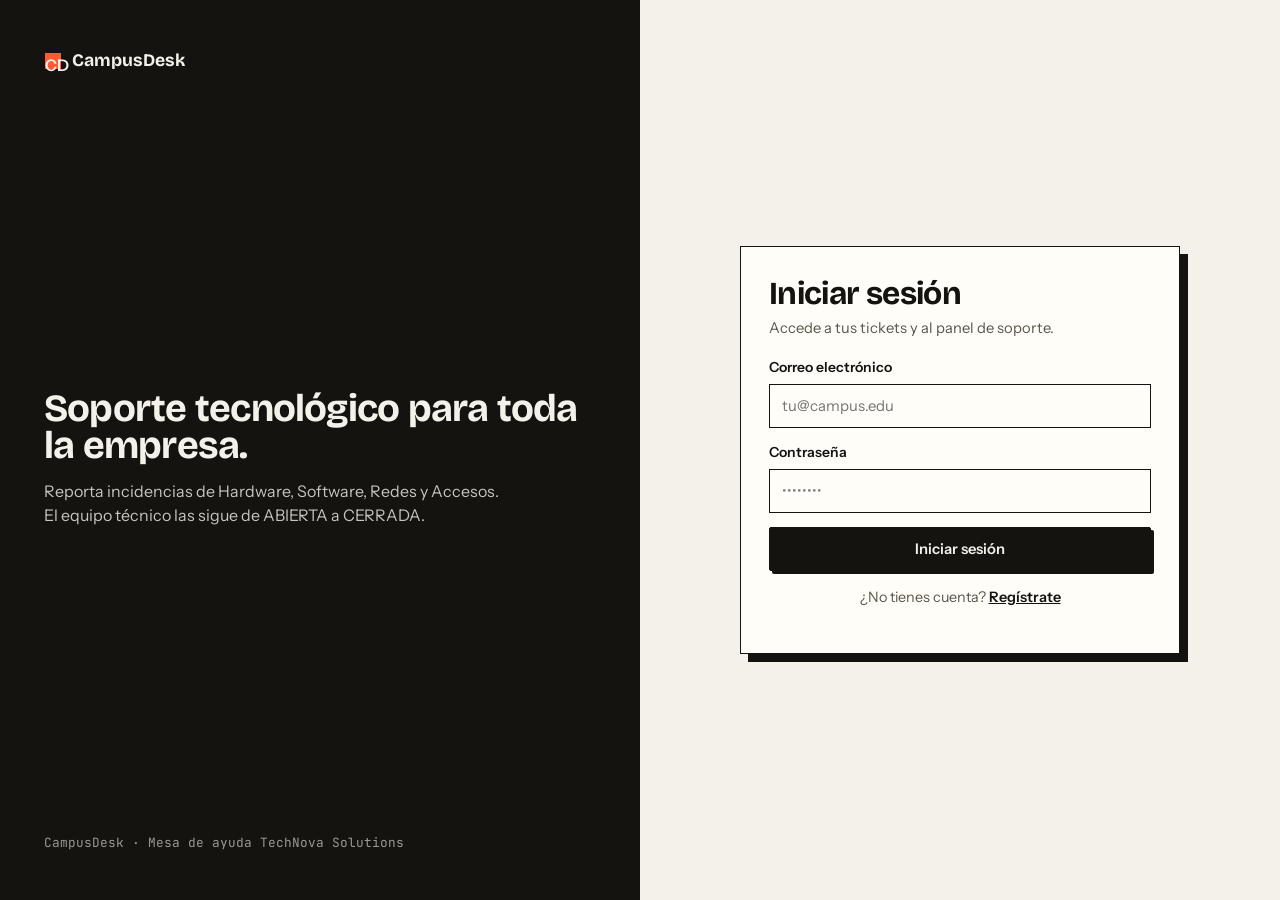
<file: frontend/pages/tickets.html>
<!DOCTYPE html>
<html lang="es">
<head>
  <meta charset="UTF-8" />
  <meta name="viewport" content="width=device-width, initial-scale=1.0" />
  <title>CampusDesk · Tickets</title>
  <link rel="preconnect" href="https://fonts.googleapis.com" />
  <link rel="preconnect" href="https://fonts.gstatic.com" crossorigin />
  <link href="https://fonts.googleapis.com/css2?family=Bricolage+Grotesque:opsz,wght@12..96,600;12..96,700&family=Instrument+Sans:wght@400;600&family=JetBrains+Mono:wght@400;600&display=swap" rel="stylesheet" />
  <link rel="stylesheet" href="../css/tokens.css" />
  <link rel="stylesheet" href="../css/global.css" />
  <link rel="stylesheet" href="../css/tickets.css" />
  <link rel="icon" href="../assets/icons/favicon.svg" type="image/svg+xml" />
</head>
<body>
<div class="app">
  <aside class="sidebar" id="sidebar">
    <div class="sidebar-top"><a class="brand" href="../index.html"><span class="brand-mark">CD</span><span class="brand-text">Campus<b>Desk</b></span></a></div>
    <nav aria-label="Principal">
      <div class="nav-label">Principal</div>
      <a class="nav-link" href="dashboard.html"><span class="ico">◧</span> Dashboard</a>
      <a class="nav-link" href="tickets.html"><span class="ico">▤</span> Tickets</a>
      <a class="nav-link" href="crear-ticket.html" data-visible-for="USER"><span class="ico">＋</span> Crear ticket</a>
      <div class="nav-label" data-visible-for="ADMIN">Gestión</div>
      <a class="nav-link" href="administracion.html" data-visible-for="ADMIN"><span class="ico">⚙</span> Administración</a>
      <div class="nav-label">Sesión</div>
      <a class="nav-link" href="login.html"><span class="ico">⏻</span> Cerrar sesión</a>
    </nav>
    <div class="sidebar-foot"><span class="role-chip">Rol: <b data-role-chip style="margin-left:4px">USER</b></span></div>
  </aside>

  <div class="main">
    <header class="topbar">
      <button id="menuBtn" class="btn btn-secondary btn-sm menu-btn" aria-label="Abrir menú" aria-expanded="false" aria-controls="sidebar">☰</button>
      <span class="topbar-title">Tickets</span>
      <span class="topbar-spacer"></span>
      <a class="btn btn-primary btn-sm" href="crear-ticket.html" data-visible-for="USER">＋ Crear ticket</a>
    </header>

    <main class="content">
      <div class="page-head">
        <div><p class="page-date" data-page-date></p><h1>Listado de tickets</h1><p><span id="ticketsCount">—</span> · Filtra por estado, prioridad y categoría.</p></div>
      </div>

      <section class="filters" aria-label="Filtros">
        <div class="field search-field"><label for="searchInput">Buscar</label>
          <div class="search-wrap">
            <svg viewBox="0 0 24 24" fill="none" stroke="currentColor" stroke-width="2" aria-hidden="true"><circle cx="11" cy="11" r="7"/><line x1="16.5" y1="16.5" x2="21" y2="21"/></svg>
            <input id="searchInput" type="search" placeholder="ID, título o solicitante…" />
          </div>
        </div>
        <div class="filter-group">
          <div class="field"><label for="filterEstado">Estado</label>
            <select id="filterEstado"><option value="">Todos</option><option>ABIERTA</option><option>ASIGNADA</option><option>EN_PROCESO</option><option>RESUELTA</option><option>CERRADA</option></select></div>
          <div class="field"><label for="filterPrioridad">Prioridad</label>
            <select id="filterPrioridad"><option value="">Todas</option><option>BAJA</option><option>MEDIA</option><option>ALTA</option><option>CRITICA</option></select></div>
          <div class="field"><label for="filterCategoria">Categoría</label>
            <select id="filterCategoria"><option value="">Todas</option><option>HARDWARE</option><option>SOFTWARE</option><option>REDES</option><option>ACCESOS</option><option>OTROS</option></select></div>
        </div>
        <div style="align-self:end"><button id="clearFiltersBtn" class="clear-link" type="button" hidden>Limpiar filtros</button></div>
      </section>

      <div id="ticketsAlert" class="alert" role="alert" style="margin-bottom:14px"></div>

      <div class="ticket-list" id="ticketsBody" aria-live="polite">
        <div class="empty">Cargando…</div>
      </div>
    </main>
  </div>
</div>

<script src="../js/config.js?v=4"></script>
<script src="../js/api.js?v=4"></script>
<script src="../js/ui.js?v=4"></script>
<script src="../js/tickets.js?v=4"></script>
</body>
</html>
</file>
<file: frontend/css/tokens.css>
/* ============================================================
   CampusDesk · css/tokens.css
   Design tokens del estilo "Taller técnico".
   Único lugar para colores, tipografías, bordes y sombras.
   Sin degradados, sin glassmorphism, sin azules corporativos.
   ============================================================ */
:root {
  /* Paleta */
  --papel: #F4F1EA;
  --superficie: #FFFDF8;
  --tinta: #14130F;
  --tinta-suave: #5C574B;
  --acento: #FF5B2E;

  /* Prioridades (franja lateral del ticket) */
  --pr-urgente: #FF5B2E;
  --pr-media: #F2C230;
  --pr-baja: #A9C4A0;

  /* Superficies de apoyo */
  --papel-hondo: #ECE7D9;
  --linea-suave: #D8D2C2;

  /* Formas */
  --borde: 1.5px solid var(--tinta);
  --sombra: 6px 6px 0 var(--tinta);
  --sombra-lg: 8px 8px 0 var(--tinta);
  --sombra-sm: 3px 3px 0 var(--tinta);
  --radio: 2px;

  /* Tipografías (Google Fonts, con reservas del sistema) */
  --font-titulos: "Bricolage Grotesque", "Arial Black", sans-serif;
  --font-texto: "Instrument Sans", ui-sans-serif, system-ui, sans-serif;
  --font-mono: "JetBrains Mono", ui-monospace, Consolas, monospace;

  /* Compatibilidad: nombres anteriores mapeados al taller.
     Evita valores sueltos en el resto de hojas. */
  --bg: var(--papel);
  --surface: var(--superficie);
  --surface-2: var(--papel-hondo);
  --ink: var(--tinta);
  --muted: var(--tinta-suave);
  --border: var(--linea-suave);
  --border-strong: var(--tinta);
  --primary: var(--tinta);
  --primary-dark: var(--tinta);
  --primary-soft: var(--papel-hondo);
  --success: #2F6B3A;
  --success-bg: #DCEBD9;
  --warning: #7A5A00;
  --warning-bg: #F9E9B8;
  --danger: #A9321F;
  --danger-bg: #F9D9CE;
  --info: var(--tinta-suave);
  --info-bg: var(--papel-hondo);
  --sidebar: var(--tinta);
  --sidebar-2: #23211B;
  --radius: var(--radio);
  --radius-sm: var(--radio);
  --shadow: var(--sombra);
  --font: var(--font-texto);
  --mono: var(--font-mono);
}
</file>
<file: frontend/css/global.css>
/* ============================================================
   CampusDesk · global.css — estilo "Taller técnico".
   Todo color/medida viene de css/tokens.css. Sin degradados.
   ============================================================ */
* { box-sizing: border-box; }
html, body { margin: 0; padding: 0; }
body {
  font-family: var(--font-texto);
  background: var(--papel);
  color: var(--tinta);
  line-height: 1.5;
  -webkit-font-smoothing: antialiased;
}
h1, h2, h3 { font-family: var(--font-titulos); line-height: 1.05; }
a { color: var(--tinta); font-weight: 600; }
a:hover { color: var(--tinta); }
code {
  font-family: var(--font-mono);
  font-size: .85em;
  background: var(--papel-hondo);
  border: var(--borde);
  padding: .1em .4em;
}

.container { max-width: 1120px; margin: 0 auto; padding: 0 20px; }

/* ---------- Buttons ---------- */
.btn {
  display: inline-flex; align-items: center; justify-content: center; gap: 8px;
  border: var(--borde); border-radius: var(--radio);
  padding: 10px 16px; min-height: 44px;
  font-family: var(--font-texto); font-weight: 600; font-size: .92rem;
  cursor: pointer; text-decoration: none;
  transition: transform .12s ease, background-color .12s ease;
  white-space: nowrap;
}
.btn:hover { text-decoration: none; }
.btn:active { transform: translate(2px, 2px); }
.btn:disabled { opacity: .55; cursor: not-allowed; }
.btn-primary { background: var(--tinta); color: var(--papel); box-shadow: var(--sombra-sm); }
.btn-primary:hover { background: var(--acento); color: var(--tinta); transform: translate(-2px, -2px); box-shadow: var(--sombra); }
.btn-secondary { background: var(--superficie); color: var(--tinta); box-shadow: var(--sombra-sm); }
.btn-secondary:hover { background: var(--papel-hondo); transform: translate(-2px, -2px); box-shadow: var(--sombra); }
.btn-ghost { background: transparent; color: var(--tinta); border-color: transparent; box-shadow: none; }
.btn-danger { background: var(--acento); color: var(--tinta); box-shadow: var(--sombra-sm); }
.btn-lg { padding: 13px 20px; font-size: 1rem; }
.btn-sm { padding: 7px 11px; font-size: .83rem; min-height: 44px; }
.btn-block { width: 100%; }
/* Acción secundaria sutil para tarjetas de ticket. */
.btn-icon {
  background: var(--superficie); border: var(--borde); color: var(--tinta);
  min-width: 44px; min-height: 44px; padding: 7px 11px;
  font-size: 1rem; font-weight: 700; line-height: 1;
  box-shadow: var(--sombra-sm);
}
.btn-icon:hover { background: var(--acento); transform: translate(-2px, -2px); box-shadow: var(--sombra); }

/* ---------- Cards / layout ---------- */
.card {
  background: var(--superficie); border: var(--borde);
  border-radius: var(--radio); box-shadow: var(--sombra);
  padding: 20px;
}
.card h3 { margin: 0 0 6px; }
.card p { margin: 0; color: var(--tinta-suave); }

.page-head { display: flex; align-items: flex-end; justify-content: space-between; gap: 16px; margin: 0 0 18px; flex-wrap: wrap; }
.page-head h1 {
  margin: 6px 0 0; font-size: clamp(2.2rem, 5vw, 4rem);
  letter-spacing: -0.02em; line-height: 0.95; font-weight: 700;
}
.page-head p { margin: 8px 0 0; color: var(--tinta-suave); }
.page-date {
  font-family: var(--font-mono); font-size: .75rem; letter-spacing: .08em;
  text-transform: uppercase; color: var(--tinta-suave); margin: 0;
}

/* ---------- App shell (sidebar + main) ---------- */
.app { display: flex; min-height: 100vh; }
.sidebar {
  width: 264px; flex-shrink: 0;
  background: var(--tinta); color: var(--papel);
  display: flex; flex-direction: column;
  position: sticky; top: 0; height: 100vh;
  border-right: var(--borde);
}
.brand { display: flex; align-items: center; gap: 10px; color: inherit; text-decoration: none; }
.brand:hover { text-decoration: none; }
.brand-mark {
  width: 18px; height: 18px; flex-shrink: 0;
  background: var(--acento); border: var(--borde);
}
.sidebar .brand-mark { border-color: var(--papel); }
.brand-text { font-family: var(--font-titulos); font-weight: 700; font-size: 1.1rem; color: inherit; }
.sidebar-top { padding: 20px 18px 14px; border-bottom: 1.5px solid var(--papel); }
.sidebar nav { padding: 14px 12px; display: flex; flex-direction: column; gap: 6px; flex: 1; overflow: auto; }
.nav-label { font-family: var(--font-mono); font-size: .7rem; letter-spacing: .1em; text-transform: uppercase; color: var(--papel); opacity: .6; padding: 10px 10px 4px; }
.nav-link {
  display: flex; align-items: center; gap: 10px; min-height: 44px;
  color: var(--papel); padding: 10px 12px; border: 1.5px solid transparent;
  font-weight: 600; font-size: .92rem; text-decoration: none;
}
.nav-link:hover { border-color: var(--papel); color: var(--papel); text-decoration: none; }
.nav-link.active { background: var(--acento); color: var(--tinta); border-color: var(--papel); }
.nav-link .ico { width: 22px; text-align: center; }
.sidebar-foot { padding: 14px; border-top: 1.5px solid var(--papel); }
.role-chip {
  display: inline-flex; align-items: center; gap: 6px;
  font-family: var(--font-mono); font-size: .72rem; font-weight: 600; letter-spacing: .04em;
  background: var(--papel); color: var(--tinta);
  border: 1.5px solid var(--papel);
  padding: 4px 9px;
}
.user-mini { display: flex; align-items: center; gap: 10px; margin-top: 10px; }
.avatar {
  width: 34px; height: 34px; background: var(--acento); color: var(--tinta);
  border: 1.5px solid var(--papel); display: grid; place-items: center;
  font-weight: 700; font-family: var(--font-titulos);
}
.user-mini small { display: block; color: var(--papel); opacity: .7; }

.main { flex: 1; min-width: 0; display: flex; flex-direction: column; }
.topbar {
  background: var(--superficie); border-bottom: var(--borde);
  padding: 12px 24px; display: flex; align-items: center; gap: 12px;
  position: sticky; top: 0; z-index: 20;
}
.menu-btn { display: none; }
.topbar-title { font-family: var(--font-titulos); font-weight: 700; }
.topbar-spacer { flex: 1; }
.content { padding: 26px 24px 48px; max-width: 1180px; width: 100%; margin: 0 auto; }

/* ---------- Badges / etiquetas ---------- */
.badge {
  display: inline-flex; align-items: center; gap: 6px;
  font-family: var(--font-mono); font-size: .72rem; font-weight: 600;
  letter-spacing: .05em; text-transform: uppercase;
  padding: 5px 10px; border: var(--borde);
  white-space: nowrap;
}
/* Estado: etiqueta sin relleno, punto de color como indicador. */
.st-ABIERTA, .st-ASIGNADA, .st-EN_PROCESO, .st-RESUELTA, .st-CERRADA {
  background: transparent; color: var(--tinta);
}
.st-ABIERTA::before, .st-ASIGNADA::before, .st-EN_PROCESO::before,
.st-RESUELTA::before, .st-CERRADA::before {
  content: ""; width: 8px; height: 8px; background: currentColor; flex-shrink: 0;
}
.st-ABIERTA::before { color: var(--tinta-suave); }
.st-ASIGNADA::before { color: var(--tinta-suave); }
.st-EN_PROCESO::before { color: var(--acento); }
.st-RESUELTA::before { color: #2F6B3A; }
.st-CERRADA::before { color: var(--tinta-suave); }
/* Prioridad: relleno del color de señal con texto tinta. */
.pr-BAJA { background: var(--pr-baja); color: var(--tinta); }
.pr-MEDIA { background: var(--pr-media); color: var(--tinta); }
.pr-ALTA, .pr-CRITICA { background: var(--pr-urgente); color: var(--tinta); }
.cat { background: var(--papel-hondo); color: var(--tinta); }

/* ---------- Tables ---------- */
.table-wrap { background: var(--superficie); border: var(--borde); overflow: auto; box-shadow: var(--sombra); }
table { width: 100%; border-collapse: collapse; font-size: .9rem; min-width: 760px; }
thead th {
  text-align: left; font-family: var(--font-mono); font-size: .7rem; font-weight: 600;
  text-transform: uppercase; letter-spacing: .08em;
  color: var(--tinta-suave); background: var(--papel-hondo);
  padding: 11px 14px; border-bottom: var(--borde); white-space: nowrap;
}
tbody td { padding: 13px 14px; border-bottom: 1.5px solid var(--linea-suave); vertical-align: middle; }
tbody tr { transition: background-color .15s ease; }
tbody tr:last-child td { border-bottom: none; }
tbody tr:hover { background: var(--papel-hondo); }
.cell-title { font-weight: 600; display: block; }
.cell-sub { color: var(--tinta-suave); font-size: .8rem; }
.cell-user { display: flex; align-items: center; gap: 8px; margin-top: 5px; }
.mini-avatar {
  width: 24px; height: 24px; flex: none;
  display: inline-grid; place-items: center;
  background: var(--tinta); color: var(--papel);
  font-family: var(--font-mono); font-size: .62rem; font-weight: 600;
}
.mini-avatar.empty { background: transparent; border: 1.5px dashed var(--tinta-suave); color: var(--tinta-suave); font-size: .8rem; line-height: 1; }
.unassigned {
  display: inline-block;
  font-family: var(--font-mono); font-size: .72rem; font-weight: 600;
  letter-spacing: .05em; text-transform: uppercase; white-space: nowrap;
  color: var(--tinta-suave); border: 1.5px dashed var(--tinta-suave);
  padding: 5px 10px;
}

/* ---------- Componente ticket (tarjeta tipo etiqueta) ---------- */
.ticket-list { display: flex; flex-direction: column; gap: 16px; }
.ticket-card {
  display: flex; align-items: stretch;
  background: var(--superficie); border: var(--borde); box-shadow: var(--sombra);
  transition: transform .12s ease, box-shadow .12s ease;
}
.ticket-card:hover { transform: translate(-2px, -2px); box-shadow: var(--sombra-lg); }
.ticket-strip {
  flex-shrink: 0; width: 44px;
  display: flex; align-items: center; justify-content: center;
  border-right: 1.5px dashed var(--tinta);
}
.ticket-strip span {
  writing-mode: vertical-rl; transform: rotate(180deg);
  font-family: var(--font-mono); font-size: .68rem; font-weight: 600;
  text-transform: uppercase; letter-spacing: .2em; color: var(--tinta);
  white-space: nowrap;
}
.ticket-card[data-pr="CRITICA"] .ticket-strip, .ticket-card[data-pr="ALTA"] .ticket-strip { background: var(--pr-urgente); }
.ticket-card[data-pr="MEDIA"] .ticket-strip { background: var(--pr-media); }
.ticket-card[data-pr="BAJA"] .ticket-strip { background: var(--pr-baja); }
.ticket-body { flex: 1; min-width: 0; padding: 16px 18px; }
.ticket-id { font-family: var(--font-mono); font-size: .75rem; color: var(--tinta-suave); margin: 0 0 6px; letter-spacing: .04em; }
.ticket-title { font-family: var(--font-titulos); font-weight: 700; font-size: 22px; line-height: 1.1; letter-spacing: -0.02em; margin: 0 0 8px; }
.ticket-card.compact .ticket-title { font-size: 18px; }
.ticket-meta { display: flex; align-items: center; gap: 10px; flex-wrap: wrap; margin: 0; }
.ticket-side {
  flex-shrink: 0; display: flex; flex-direction: column; align-items: flex-end;
  justify-content: space-between; gap: 12px; padding: 16px 18px;
  border-left: 1.5px solid var(--linea-suave); min-width: 190px;
}
.ticket-side > * { flex-shrink: 0; }
.ticket-assign { display: flex; align-items: center; gap: 10px; }
.ticket-tech { margin: 0; font-size: .85rem; color: var(--tinta-suave); text-align: right; }

/* ---------- Forms ---------- */
.form { display: flex; flex-direction: column; gap: 14px; }
.field label { display: block; font-weight: 600; font-size: .87rem; margin-bottom: 6px; }
.field input, .field select, .field textarea {
  width: 100%; border: var(--borde);
  padding: 11px 12px; min-height: 44px;
  font-size: .93rem; font-family: var(--font-texto);
  background: var(--superficie); color: var(--tinta);
}
.field textarea { min-height: 120px; resize: vertical; }
.field input:focus, .field select:focus, .field textarea:focus {
  outline: none; border-color: var(--tinta); box-shadow: var(--sombra-sm);
}
.field .hint { font-size: .8rem; color: var(--tinta-suave); margin-top: 5px; }
.field-error { font-size: .82rem; font-weight: 600; color: #A9321F; margin-top: 5px; display: none; }
.field-error::before { content: "⚠ "; }
.field.invalid input, .field.invalid select, .field.invalid textarea { border-color: #A9321F; }
.field.invalid .field-error { display: block; }
.form-row { display: grid; grid-template-columns: 1fr 1fr; gap: 14px; }
.form-actions { display: flex; gap: 10px; margin-top: 4px; flex-wrap: wrap; }

/* ---------- Alerts / loading ---------- */
.alert { border: var(--borde); padding: 12px 14px; font-size: .89rem; display: none; box-shadow: var(--sombra-sm); }
.alert.show { display: block; }
.alert-error { background: var(--danger-bg); color: var(--tinta); border-left-width: 6px; border-left-color: #A9321F; }
.alert-success { background: var(--success-bg); color: var(--tinta); border-left-width: 6px; border-left-color: #2F6B3A; }
.alert-info { background: var(--papel-hondo); color: var(--tinta); border-left-width: 6px; border-left-color: var(--tinta); }

.spinner {
  width: 16px; height: 16px; flex-shrink: 0;
  border: 2px solid currentColor; border-top-color: transparent;
  animation: spin .7s linear infinite;
}
@keyframes spin { to { transform: rotate(360deg); } }

/* ---------- Modal ---------- */
.modal-backdrop { position: fixed; inset: 0; background: rgba(20,19,15,.55); display: none; place-items: center; z-index: 50; padding: 18px; }
.modal-backdrop.open { display: grid; }
.modal { background: var(--superficie); border: var(--borde); box-shadow: var(--sombra-lg); max-width: 480px; width: 100%; padding: 22px; }
.modal h2 { margin: 0 0 8px; }

/* ---------- Foco visible ---------- */
a:focus-visible, button:focus-visible,
input:focus-visible, select:focus-visible, textarea:focus-visible,
.nav-link:focus-visible, .tab-btn:focus-visible {
  outline: 2px solid var(--acento);
  outline-offset: 2px;
}

/* ---------- Landing ---------- */
.landing-nav { background: var(--superficie); border-bottom: var(--borde); position: sticky; top: 0; z-index: 10; }
.landing-nav-inner { display: flex; align-items: center; justify-content: space-between; padding-top: 14px; padding-bottom: 14px; }
.landing-links { display: flex; gap: 8px; }
.landing-hero { display: grid; grid-template-columns: 1.1fr .9fr; gap: 36px; padding-top: 56px; padding-bottom: 28px; align-items: center; }
.pill { display: inline-block; background: var(--tinta); color: var(--papel); font-family: var(--font-mono); font-size: .75rem; font-weight: 600; padding: 5px 11px; border: var(--borde); }
.landing-hero h1 { font-size: clamp(2.4rem, 6vw, 4.5rem); line-height: 0.95; letter-spacing: -0.02em; margin: 14px 0 12px; font-weight: 700; }
.lead { color: var(--tinta-suave); font-size: 1.05rem; }
.hero-actions { display: flex; gap: 10px; margin: 20px 0; flex-wrap: wrap; }
.hero-meta { list-style: none; padding: 0; margin: 0; display: flex; flex-direction: column; gap: 6px; color: var(--tinta-suave); font-size: .87rem; }
.dot { display: inline-block; width: 9px; height: 9px; margin-right: 6px; background: var(--acento); }
.dot-green { background: #2F6B3A; } .dot-blue { background: var(--tinta-suave); }
.hero-panel .mock-window { background: var(--superficie); border: var(--borde); box-shadow: var(--sombra); overflow: hidden; }
.mock-bar { display: flex; gap: 6px; padding: 12px 14px; border-bottom: var(--borde); background: var(--papel-hondo); }
.mock-bar i { width: 10px; height: 10px; background: var(--tinta); display: block; }
.mock-body { padding: 16px; display: flex; flex-direction: column; gap: 12px; }
.mock-stats { display: grid; grid-template-columns: repeat(4, 1fr); gap: 10px; }
.mock-stats div { height: 64px; background: var(--papel-hondo); border: var(--borde); }
.mock-rows div { height: 34px; background: var(--papel-hondo); border: 1.5px solid var(--linea-suave); margin-bottom: 8px; }
.landing-grid { display: grid; grid-template-columns: repeat(auto-fit, minmax(260px, 1fr)); gap: 14px; padding-bottom: 40px; }
.landing-footer { border-top: var(--borde); padding: 18px 0 28px; color: var(--tinta-suave); }

/* ---------- Utilities ---------- */
.muted { color: var(--tinta-suave); }
.mono { font-family: var(--font-mono); }
.toolbar { display: flex; gap: 10px; flex-wrap: wrap; align-items: center; }
.toolbar select, .toolbar input {
  border: var(--borde); padding: 9px 11px; min-height: 44px; font-size: .88rem; background: var(--superficie);
}
.empty { padding: 34px 20px; text-align: center; color: var(--tinta-suave); border: var(--borde); background: var(--superficie); }
.ticket-list .empty { box-shadow: var(--sombra-sm); }
.readonly-note { background: var(--papel-hondo); border: var(--borde); padding: 12px 14px; color: var(--tinta-suave); font-size: .87rem; }

/* ---------- Responsive ---------- */
html, body { overflow-x: clip; }
.topbar-title { overflow: hidden; text-overflow: ellipsis; white-space: nowrap; }
@media (max-width: 920px) {
  .landing-hero { grid-template-columns: 1fr; }
  .landing-grid { grid-template-columns: 1fr; }
  .landing-hero h1 { font-size: clamp(2.2rem, 10vw, 3rem); }
  .sidebar { position: fixed; z-index: 40; left: 0; top: 0; transform: translateX(-105%); transition: transform .2s ease; }
  .app.sidebar-open .sidebar { transform: none; }
  .menu-btn { display: inline-flex; }
  .content { padding: 18px 14px 40px; }
  .form-row { grid-template-columns: 1fr; }
  .topbar { padding: 10px 14px; }
  .ticket-card { flex-wrap: wrap; }
  .ticket-strip { width: 100%; border-right: none; border-bottom: 1.5px dashed var(--tinta); padding: 6px; }
  .ticket-strip span { writing-mode: horizontal-tb; transform: none; }
  .ticket-side { border-left: none; border-top: 1.5px solid var(--linea-suave); width: 100%; flex-direction: row; align-items: center; justify-content: space-between; min-width: 0; }
  .ticket-tech { text-align: left; }
}
</file>
<file: frontend/css/admin.css>
/* CampusDesk · admin.css — "Taller técnico" */
.tabs { display: flex; gap: 8px; flex-wrap: wrap; margin-bottom: 14px; }
.tab-btn {
  border: var(--borde); background: var(--superficie); box-shadow: var(--sombra-sm);
  padding: 9px 15px; min-height: 44px;
  font-family: var(--font-texto); font-weight: 600; font-size: .88rem;
  cursor: pointer; color: var(--tinta);
}
.tab-btn:hover { background: var(--papel-hondo); }
.tab-btn.active { background: var(--tinta); color: var(--papel); }
.tab-panel { display: none; }
.tab-panel[hidden] { display: none !important; }
.tab-panel.active { display: block; }
.admin-grid { display: grid; grid-template-columns: repeat(3, 1fr); gap: 14px; margin-bottom: 14px; }
.assign-row { display: grid; grid-template-columns: 1fr 1fr auto; gap: 10px; align-items: end; }
@media (max-width: 900px) { .admin-grid { grid-template-columns: 1fr; } .assign-row { grid-template-columns: 1fr; } }
</file>
<file: frontend/css/tickets.css>
/* CampusDesk · tickets.css — "Taller técnico" */
.filters { background: var(--superficie); border: var(--borde); box-shadow: var(--sombra); padding: 14px; margin-bottom: 18px; display: flex; gap: 12px; flex-wrap: wrap; align-items: end; }
.filters .field { min-width: 150px; flex: 1; }
.filters label { font-size: .78rem; font-family: var(--font-mono); text-transform: uppercase; letter-spacing: .06em; }
/* Buscador amplio con lupa integrada. */
.search-field { flex: 2 1 240px; }
.search-wrap { position: relative; }
.search-wrap svg { position: absolute; left: 11px; top: 50%; transform: translateY(-50%); width: 16px; height: 16px; color: var(--tinta-suave); pointer-events: none; }
.search-wrap input { padding-left: 34px; }
.filter-group { display: flex; gap: 10px; flex: 3 1 320px; flex-wrap: wrap; }
.filter-group .field { min-width: 130px; }
/* Limpiar filtros: enlace sutil, visible solo con filtros activos. */
.clear-link { background: none; border: none; color: var(--tinta); font-size: .85rem; font-weight: 600; cursor: pointer; padding: 10px 4px; min-height: 44px; white-space: nowrap; font-family: inherit; text-decoration: underline; }
.clear-link:hover { background: var(--acento); }

.detail-grid { display: grid; grid-template-columns: 1.5fr .9fr; gap: 14px; align-items: start; }
.kv { display: grid; grid-template-columns: 160px 1fr; gap: 8px 14px; font-size: .92rem; }
.kv dt { color: var(--tinta-suave); font-family: var(--font-mono); font-size: .78rem; text-transform: uppercase; letter-spacing: .06em; } .kv dd { margin: 0; font-weight: 600; }
.timeline { list-style: none; margin: 14px 0 0; padding: 0; }
.timeline li { position: relative; padding: 0 0 18px 28px; }
.timeline li::before { content: ""; position: absolute; left: 8px; top: 20px; bottom: -2px; width: 1.5px; background: var(--tinta); }
.timeline li:last-child::before { display: none; }
.timeline .t-dot { position: absolute; left: 2px; top: 4px; width: 14px; height: 14px; background: var(--superficie); border: var(--borde); }
.timeline li.current .t-dot { background: var(--acento); }
.comment { border: var(--borde); box-shadow: var(--sombra-sm); padding: 12px 13px; margin-bottom: 10px; background: var(--superficie); }
.comment-head { display: flex; justify-content: space-between; gap: 8px; font-size: .82rem; color: var(--tinta-suave); margin-bottom: 6px; }
.comment-head b { color: var(--tinta); }

@media (max-width: 900px) { .detail-grid { grid-template-columns: 1fr; } }
@media (max-width: 520px) {
  .kv { grid-template-columns: 1fr; gap: 2px; }
  .kv dd { margin-bottom: 8px; }
  .filters .field { min-width: 100%; }
}
</file>
<file: frontend/css/dashboard.css>
/* CampusDesk · dashboard.css — "Taller técnico" */
.stats-grid { display: grid; grid-template-columns: repeat(5, 1fr); gap: 14px; margin-bottom: 18px; }
.stat { background: var(--superficie); border: var(--borde); box-shadow: var(--sombra); padding: 16px; position: relative; }
.stat::after { content: ""; position: absolute; left: 0; top: 0; bottom: 0; width: 6px; background: var(--tinta); }
.stat small { color: var(--tinta-suave); text-transform: uppercase; font-family: var(--font-mono); font-size: .7rem; letter-spacing: .08em; font-weight: 600; }
.stat strong { display: block; font-family: var(--font-titulos); font-weight: 700; font-size: 2rem; line-height: 1; letter-spacing: -0.02em; margin: 6px 0 2px; }
.stat span { font-size: .82rem; color: var(--tinta-suave); }
.dashboard-grid { display: grid; grid-template-columns: 1.4fr .8fr; gap: 14px; }
.panel { background: var(--superficie); border: var(--borde); box-shadow: var(--sombra); padding: 18px; }
.panel h2 { margin: 0 0 12px; font-size: 1.3rem; letter-spacing: -0.02em; }
.flow { display: flex; align-items: center; gap: 8px; flex-wrap: wrap; }
.flow .arrow { color: var(--tinta); font-weight: 800; }
.mini-list { list-style: none; margin: 0; padding: 0; display: flex; flex-direction: column; }
.mini-list li { display: flex; align-items: center; justify-content: space-between; gap: 10px; padding: 10px 0; border-bottom: 1.5px solid var(--linea-suave); font-size: .9rem; }
.mini-list li:last-child { border-bottom: none; }
.mini-list b { font-family: var(--font-mono); background: var(--tinta); color: var(--papel); padding: 2px 8px; }

@media (max-width: 1080px) { .stats-grid { grid-template-columns: repeat(3, 1fr); } }
@media (max-width: 860px) {
  .stats-grid { grid-template-columns: repeat(2, 1fr); }
  .dashboard-grid { grid-template-columns: 1fr; }
}
</file>
<file: frontend/css/auth.css>
/* CampusDesk · auth.css — "Taller técnico" */
.auth-body {
  min-height: 100vh;
  display: grid;
  grid-template-columns: 1fr 1fr;
  background: var(--papel);
}
.auth-side {
  background: var(--tinta);
  color: var(--papel);
  padding: 48px 44px;
  display: flex;
  flex-direction: column;
  justify-content: space-between;
  border-right: var(--borde);
}
.auth-side h2 { font-size: 2.4rem; line-height: 0.95; letter-spacing: -0.02em; margin: 26px 0 10px; color: var(--papel); font-weight: 700; }
.auth-side p { color: var(--papel); opacity: .8; max-width: 42ch; }
.auth-checks { list-style: none; padding: 0; margin: 26px 0 0; display: flex; flex-direction: column; gap: 12px; }
.auth-checks li { background: transparent; border: 1.5px solid var(--papel); padding: 11px 13px; font-size: .9rem; }
.auth-checks b { color: var(--acento); }
.auth-foot { color: var(--papel); opacity: .6; font-size: .8rem; font-family: var(--font-mono); }

.auth-main { display: grid; place-items: center; padding: 36px 22px; }
.auth-card { width: 100%; max-width: 440px; background: var(--superficie); border: var(--borde); box-shadow: var(--sombra-lg); padding: 30px 28px; }
.auth-card h1 { margin: 0 0 6px; font-size: 2rem; letter-spacing: -0.02em; }
.auth-card .sub { color: var(--tinta-suave); margin: 0 0 18px; font-size: .92rem; }
.auth-alt { text-align: center; margin-top: 16px; font-size: .9rem; color: var(--tinta-suave); }
.auth-logo-mobile { display: none; margin-bottom: 14px; }

@media (max-width: 900px) {
  .auth-body { grid-template-columns: 1fr; }
  .auth-side { display: none; }
  .auth-logo-mobile { display: block; }
}
</file>
